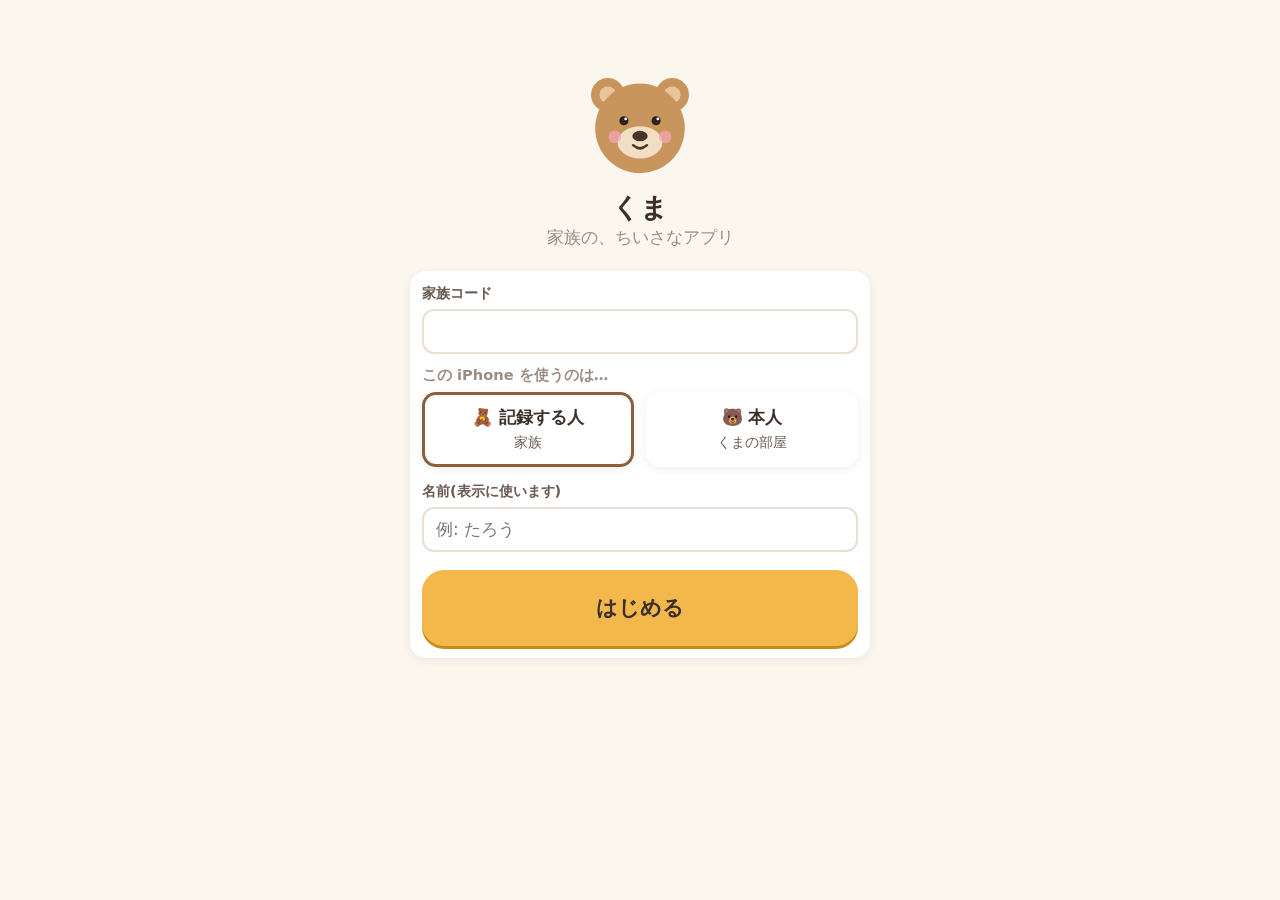
<file: docs/index.html>
<!doctype html>
<html lang="ja">
<head>
  <meta charset="utf-8">
  <meta name="viewport" content="width=device-width, initial-scale=1, viewport-fit=cover, maximum-scale=1">
  <title>くま</title>
  <meta name="description" content="家族の、ちいさなアプリ">
  <meta name="theme-color" content="#FBF6EE">
  <meta name="apple-mobile-web-app-capable" content="yes">
  <meta name="apple-mobile-web-app-status-bar-style" content="default">
  <meta name="apple-mobile-web-app-title" content="くま">
  <meta name="format-detection" content="telephone=no">
  <link rel="manifest" href="manifest.webmanifest">
  <link rel="icon" href="icons/bear.svg" type="image/svg+xml">
  <link rel="apple-touch-icon" href="icons/apple-touch-icon.png">
  <link rel="stylesheet" href="style.css">
</head>
<body>
  <main id="app" class="app" aria-live="polite"></main>
  <div id="overlay"></div>
  <div id="toast"></div>
  <script src="config.js"></script>
  <script src="images/images.js"></script>
  <script src="app.js"></script>
  <script>
    if ('serviceWorker' in navigator) {
      window.addEventListener('load', function () { navigator.serviceWorker.register('sw.js').catch(function () {}); });
    }
  </script>
</body>
</html>
</file>
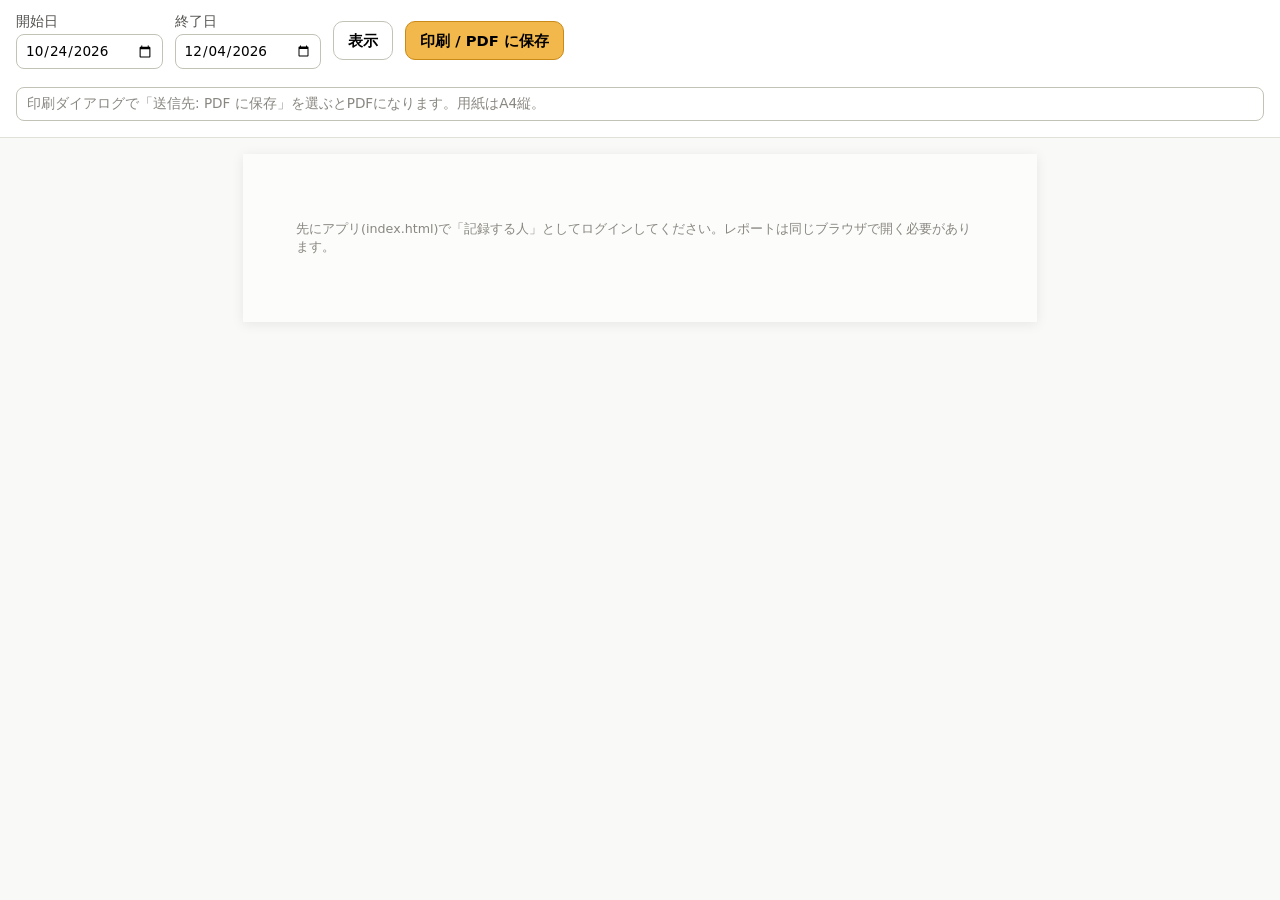
<file: docs/report.html>
<!doctype html>
<html lang="ja">
<head>
  <meta charset="utf-8">
  <meta name="viewport" content="width=device-width, initial-scale=1">
  <title>からだの記録 レポート</title>
  <meta name="description" content="医師に見せるための期間レポート。PCで開いて印刷し、PDFに保存する。">
  <link rel="icon" href="icons/bear.svg" type="image/svg+xml">
  <style>
    /* 印刷前提のレポート。配色は dataviz の参照パレット(ライト)に合わせる。 */
    :root {
      --surface: #fcfcfb; --page: #f9f9f7; --ink: #0b0b0b; --ink-2: #52514e; --muted: #898781;
      --grid: #e1e0d9; --axis: #c3c2b7; --s1: #2a78d6; --s2: #eb6834; --border: rgba(11, 11, 11, 0.10);
    }
    * { box-sizing: border-box; }
    body { margin: 0; font-family: system-ui, -apple-system, "Segoe UI", "Hiragino Sans", "Yu Gothic UI", sans-serif; color: var(--ink); background: var(--page); font-size: 11pt; line-height: 1.45; }
    .controls { background: #fff; border-bottom: 1px solid var(--grid); padding: 12px 16px; display: flex; gap: 12px; align-items: center; flex-wrap: wrap; }
    .controls label { display: flex; flex-direction: column; font-size: 0.85rem; color: var(--ink-2); gap: 2px; }
    .controls input { font: inherit; padding: 6px 8px; border: 1px solid var(--axis); border-radius: 8px; }
    .controls button { font: inherit; padding: 8px 14px; border-radius: 10px; border: 1px solid var(--axis); background: #fff; cursor: pointer; font-weight: 600; }
    .controls button.primary { background: #F2B84B; border-color: #C98A17; }
    .controls .note { font-size: 0.85rem; color: var(--muted); flex-basis: 100%; }
    .page { background: var(--surface); max-width: 210mm; margin: 16px auto; padding: 14mm 14mm; box-shadow: 0 2px 12px rgba(0,0,0,0.08); }
    h1 { font-size: 16pt; margin: 0 0 4px; }
    .meta { color: var(--ink-2); font-size: 9.5pt; margin-bottom: 10px; display: flex; gap: 16px; flex-wrap: wrap; }
    h2 { font-size: 11.5pt; margin: 14px 0 6px; padding-bottom: 3px; border-bottom: 1px solid var(--grid); color: var(--ink); }
    table { width: 100%; border-collapse: collapse; font-size: 9.5pt; }
    th, td { padding: 3px 6px; border-bottom: 1px solid var(--grid); text-align: left; vertical-align: top; }
    th { color: var(--ink-2); font-weight: 600; font-size: 8.5pt; }
    td.num, th.num { text-align: right; font-variant-numeric: tabular-nums; }
    td.c, th.c { text-align: center; }
    .summary th { width: 32%; text-align: left; vertical-align: top; }
    .summary td { font-weight: 600; }
    .summary small { color: var(--ink-2); font-weight: 500; }
    .chart { position: relative; margin: 4px 0 2px; }
    .chart svg { width: 100%; height: auto; display: block; }
    .legend { display: flex; gap: 16px; font-size: 9pt; color: var(--ink-2); margin: 0 0 4px; align-items: center; }
    .legend .key { display: inline-flex; align-items: center; gap: 6px; }
    .legend .sw { width: 18px; height: 0; border-top: 2px solid; display: inline-block; position: relative; }
    .legend .sw::after { content: ""; position: absolute; left: 6px; top: -5px; width: 8px; height: 8px; background: currentColor; border-radius: 50%; }
    .legend .sw.sq::after { border-radius: 1px; }
    .tooltip { position: absolute; pointer-events: none; background: #fff; border: 1px solid var(--axis); border-radius: 6px; padding: 4px 8px; font-size: 9pt; box-shadow: 0 2px 8px rgba(0,0,0,0.1); display: none; white-space: nowrap; }
    .cal { table-layout: fixed; }
    .cal th { text-align: center; }
    .cal td { height: 54px; padding: 2px 4px; border: 1px solid var(--grid); font-size: 8.5pt; }
    .cal .d { color: var(--muted); font-size: 8pt; }
    .cal .sym { font-size: 12pt; line-height: 1; margin-right: 4px; vertical-align: middle; }
    .cal .t { color: var(--ink-2); font-variant-numeric: tabular-nums; }
    .cal .out { background: #f3f3f0; }
    .leg { font-size: 8.5pt; color: var(--ink-2); margin-top: 4px; }
    .memos li { margin: 2px 0; }
    .src { font-size: 9pt; color: var(--ink-2); margin: 0 0 8px; }
    .note { border: 1px solid var(--axis); border-radius: 8px; padding: 6px 10px; margin: 6px 0 4px; font-size: 10pt; }
    .note p { margin: 2px 0 0; }
    table.days { font-size: 8.5pt; }
    table.days th, table.days td { padding: 2px 3px; }
    table.days td small { font-size: 7pt; color: var(--ink-2); margin-left: 1px; }
    table.days th.med { max-width: 4.5em; line-height: 1.2; }
    table.days td small { display: block; }
    .memos .nl { color: var(--ink-2); font-size: 9pt; }
    .empty { color: var(--muted); font-size: 9.5pt; }
    .avoid { break-inside: avoid; }
    .pair { display: grid; grid-template-columns: 1fr 1fr; gap: 14px; margin-top: 8px; }
    .pair > div { min-width: 0; }
    @page { size: A4 portrait; margin: 12mm; }
    @media print {
      body { background: #fff; }
      .controls { display: none; }
      .page { box-shadow: none; margin: 0; padding: 0; max-width: none; }
      .tooltip { display: none !important; }
    }
  </style>
</head>
<body>
  <div class="controls">
    <label>開始日 <input type="date" id="from"></label>
    <label>終了日 <input type="date" id="to"></label>
    <button id="apply">表示</button>
    <button id="print" class="primary">印刷 / PDF に保存</button>
    <span class="note">印刷ダイアログで「送信先: PDF に保存」を選ぶとPDFになります。用紙はA4縦。</span>
  </div>
  <div id="page" class="page"><p class="empty">読み込んでいます…</p></div>
  <script src="config.js"></script>
  <script src="report.js"></script>
</body>
</html>
</file>
<file: docs/style.css>
/* くまの記録 — スタイル
 * 方針: 記録する人の画面は iPhone で一度に多く見えるよう、詰めて小さめに(押す所は 40px 以上)。
 * 本人の画面(くまの部屋)は大きなくまと大きな文字のまま。
 * 入力欄の文字は 16px 以上にする(iPhone で欄を押した時に画面が拡大されないように)。 */

:root {
  --bg: #FBF6EE;
  --card: #FFFFFF;
  --ink: #3B2F2A;
  --ink-2: #6B5B52;
  --muted: #9A8C83;
  --line: #EADFD2;
  --brand: #8B5E3C;
  --brand-soft: #F3E6D8;
  --honey: #F2B84B;
  --honey-dark: #C98A17;
  --honey-soft: #FDF1D6;
  --pink: #F08CA3;
  --pink-soft: #FDE4EA;
  --green: #4FA86B;
  --green-soft: #E3F3E8;
  --blue: #4A86D9;
  --blue-soft: #E4EEFB;
  --red: #D35B5B;
  --shadow: 0 2px 10px rgba(59, 47, 42, 0.08);
  --radius: 16px;
  --tap: 48px;
  font-size: 16px;
}

* { box-sizing: border-box; -webkit-tap-highlight-color: transparent; }
html, body { margin: 0; padding: 0; }
body {
  font-family: system-ui, -apple-system, "Hiragino Sans", "Yu Gothic UI", "Noto Sans JP", sans-serif;
  background: var(--bg);
  color: var(--ink);
  line-height: 1.5;
  min-height: 100vh;
  padding: env(safe-area-inset-top) env(safe-area-inset-right) env(safe-area-inset-bottom) env(safe-area-inset-left);
  -webkit-text-size-adjust: 100%;
  overscroll-behavior-y: none;
}
button, input, select, textarea { font: inherit; color: inherit; }
button { cursor: pointer; border: 0; background: none; padding: 0; }
button:disabled { opacity: 0.45; cursor: default; }
a { color: var(--brand); }
a.btn { text-decoration: none; color: var(--ink); }
a.btn.primary { color: #3B2F2A; }
.card h2 a.link { text-decoration: none; }
h1, h2, h3 { margin: 0; line-height: 1.3; }
p { margin: 0; }
.hidden { display: none !important; }
.sr-only { position: absolute; width: 1px; height: 1px; overflow: hidden; clip: rect(0 0 0 0); }

/* ---------- レイアウト ---------- */
.app { max-width: 520px; margin: 0 auto; padding: 4px 10px 80px; }
.topbar { display: flex; align-items: center; justify-content: space-between; padding: 2px 2px 4px; }
.topbar .date { font-weight: 700; font-size: 1.02rem; }
.topbar .date small { font-weight: 500; color: var(--muted); margin-left: 6px; font-size: 0.85rem; }
.icon-btn { width: 40px; height: 40px; border-radius: 50%; display: grid; place-items: center; color: var(--ink-2); font-size: 1.3rem; }
.icon-btn:active { background: var(--brand-soft); }

.card { background: var(--card); border-radius: var(--radius); box-shadow: var(--shadow); padding: 12px; margin-bottom: 8px; }
.card h2 { font-size: 0.95rem; color: var(--ink-2); margin-bottom: 8px; gap: 8px; display: flex; align-items: center; justify-content: space-between; }
.card h2 .link { font-size: 0.82rem; font-weight: 500; color: var(--brand); }
.card.focus { border: 2px solid var(--honey); box-shadow: 0 4px 18px rgba(242, 184, 75, 0.25); }
.muted { color: var(--muted); }
.small { font-size: 0.86rem; }
.center { text-align: center; }
.row { display: flex; gap: 8px; align-items: center; }
.row.wrap { flex-wrap: wrap; }
.spacer { flex: 1; }
.row > div { min-width: 0; } /* 日付・時刻の入力を2つ並べた時に横にはみ出さない */

/* ---------- ボタン ---------- */
.btn {
  min-height: var(--tap); padding: 10px 16px; border-radius: 14px; font-weight: 700; font-size: 1rem;
  display: inline-flex; align-items: center; justify-content: center; gap: 8px; width: 100%;
  background: var(--brand-soft); color: var(--ink); transition: transform 0.08s ease;
}
.btn:active { transform: scale(0.97); }
.btn.primary { background: var(--honey); color: #3B2F2A; box-shadow: 0 3px 0 var(--honey-dark); }
.btn.primary:active { box-shadow: 0 1px 0 var(--honey-dark); transform: translateY(2px); }
.btn.big { min-height: 76px; font-size: 1.25rem; border-radius: 22px; }
.btn.ghost { background: transparent; color: var(--brand); min-height: 44px; }
.btn.danger { background: #FBE6E6; color: var(--red); }
.btn.done { background: var(--green-soft); color: #2E6E42; }
.btn.outline { background: var(--card); border: 2px solid var(--line); }
.btn .sub { display: block; font-size: 0.85rem; font-weight: 500; color: var(--ink-2); }
.btn-grid { display: grid; grid-template-columns: 1fr 1fr; gap: 12px; }
.btn-grid .btn { flex-direction: column; gap: 2px; min-height: 84px; }
.btn-grid .btn .time { font-size: 1.3rem; font-variant-numeric: tabular-nums; }
.btn-grid .btn .label { font-size: 0.95rem; }
.btn-col { display: grid; gap: 12px; }

/* ---------- くま ---------- */
.mascot { display: flex; gap: 14px; align-items: center; }
.mascot .pic { width: 104px; height: 104px; flex: none; }
img.pic { object-fit: contain; display: block; }
.pic-sm { width: 30px; height: 30px; object-fit: contain; vertical-align: middle; }
.bubble {
  position: relative; background: var(--honey-soft); border-radius: 18px; padding: 12px 14px; flex: 1; font-weight: 600; line-height: 1.45;
}
.bubble::before { content: ""; position: absolute; left: -10px; top: 40px; border: 8px solid transparent; border-right-color: var(--honey-soft); }
.bubble.reaction { background: var(--pink-soft); }
.bubble.reaction::before { border-right-color: var(--pink-soft); }
.bubble .from { display: block; font-size: 0.85rem; color: var(--ink-2); font-weight: 500; margin-bottom: 2px; }
.bubble .dismiss { display: block; margin-top: 8px; font-size: 0.85rem; color: var(--brand); font-weight: 600; }
.bubble .rimg { width: 32px; height: 32px; object-fit: contain; vertical-align: middle; }
.bubble .remoji { font-size: 1.2rem; vertical-align: middle; }
.bear-bob { animation: bob 3s ease-in-out infinite; transform-origin: 50% 90%; }
@keyframes bob { 0%, 100% { transform: translateY(0) rotate(0); } 50% { transform: translateY(-3px) rotate(-2deg); } }
.bear-cheer { animation: cheer 0.7s ease-in-out infinite; transform-origin: 50% 90%; }
@keyframes cheer { 0%, 100% { transform: translateY(0) scale(1); } 50% { transform: translateY(-10px) scale(1.04); } }

/* ---------- 服薬 ---------- */
.med-btn.taken { background: var(--green-soft); color: #2E6E42; }
.med-btn.partial { background: var(--honey-soft); color: #7A5B14; }
.med-btn .check { font-size: 1rem; }
.pill-list { display: flex; flex-wrap: wrap; gap: 8px; margin-top: 10px; }
.pill { background: var(--brand-soft); border-radius: 999px; padding: 4px 10px; font-size: 0.88rem; font-weight: 600; min-height: 32px; display: inline-flex; align-items: center; gap: 6px; }

/* ---------- スタンプカード ---------- */
.stamps { display: grid; grid-template-columns: repeat(7, 1fr); gap: 6px; margin-top: 6px; }
.stamp { display: flex; flex-direction: column; align-items: center; gap: 3px; }
.stamp .dow { font-size: 0.75rem; color: var(--muted); line-height: 1; }
.stamp .box { width: 100%; aspect-ratio: 1; border-radius: 14px; background: var(--bg); display: grid; place-items: center; }
.stamp .box .pic { width: 78%; height: 78%; }
.stamp .box.today { outline: 2px solid var(--honey); }
.stamp .box.rare { background: var(--honey-soft); }
.stamp .dot { width: 8px; height: 8px; border-radius: 50%; background: var(--line); }
.progress { height: 10px; background: var(--brand-soft); border-radius: 999px; overflow: hidden; margin-top: 8px; }
.progress > div { height: 100%; background: var(--honey); border-radius: 999px; transition: width 0.4s ease; }
.stat-row { display: flex; gap: 10px; margin-top: 10px; }
.stat { flex: 1; background: var(--bg); border-radius: 14px; padding: 10px; text-align: center; }
.stat .v { font-size: 1.4rem; font-weight: 800; }
.stat .l { font-size: 0.8rem; color: var(--muted); }

/* ---------- 眠り ---------- */
.sleep-main { font-size: 1.35rem; font-weight: 800; }
.sleep-main small { font-size: 0.88rem; color: var(--ink-2); font-weight: 600; margin-left: 6px; }
.kv { display: grid; grid-template-columns: auto 1fr; gap: 2px 12px; font-size: 0.9rem; margin-top: 4px; }
.kv dt { color: var(--muted); }
.kv dd { margin: 0; font-weight: 600; }
details.series { margin-top: 6px; font-size: 0.82rem; color: var(--ink-2); }
details.series summary { color: var(--brand); font-weight: 600; cursor: pointer; min-height: 32px; display: flex; align-items: center; }
details.series div { margin-top: 4px; line-height: 1.6; }
details.series b { margin-right: 6px; }
details.series span { display: inline-block; margin-right: 8px; font-variant-numeric: tabular-nums; white-space: nowrap; }

/* ---------- 下部の固定ボタン ---------- */
.fab-bar {
  position: fixed; left: 0; right: 0; bottom: 0; padding: 10px 16px calc(12px + env(safe-area-inset-bottom));
  background: linear-gradient(to top, var(--bg) 70%, rgba(251, 246, 238, 0)); display: flex; gap: 10px; justify-content: center;
}
.fab-bar .inner { max-width: 520px; width: 100%; display: flex; gap: 10px; }
.fab-bar .btn { flex: 1; }

/* ---------- タブ(サポーター用) ---------- */
.tabs { display: flex; gap: 4px; background: var(--brand-soft); border-radius: 14px; padding: 3px; margin-bottom: 8px; }
.tabs button { flex: 1; min-height: 38px; border-radius: 11px; font-weight: 700; color: var(--ink-2); }
.tabs button.active { background: var(--card); color: var(--ink); box-shadow: var(--shadow); }

/* ---------- 表 ---------- */
.card.grid-card { padding: 10px 6px; }
.card.grid-card h2, .card.grid-card .date-nav, .card.grid-card .legend { margin-left: 4px; margin-right: 4px; }
table.grid { width: 100%; border-collapse: collapse; table-layout: fixed; font-size: 0.8rem; font-variant-numeric: tabular-nums; }
table.grid col.lbl { width: 5.6em; }
table.grid th, table.grid td { padding: 4px 0; border-bottom: 1px solid var(--line); text-align: center; line-height: 1.2; word-break: break-all; cursor: pointer; }
table.grid thead th { color: var(--ink-2); font-weight: 700; font-size: 0.78rem; padding: 2px 0 4px; }
table.grid thead th small { display: block; font-size: 0.68rem; font-weight: 500; color: var(--muted); }
table.grid th.sun, table.grid th.sun small { color: var(--red); }
table.grid th.sat, table.grid th.sat small { color: var(--blue); }
table.grid .lbl { text-align: left; color: var(--ink-2); font-weight: 600; padding-left: 4px; white-space: nowrap; overflow: hidden; text-overflow: ellipsis; word-break: normal; cursor: default; }
table.grid tr.cat th { background: var(--bg); color: var(--ink-2); font-size: 0.75rem; font-weight: 700; text-align: left; padding: 3px 6px; cursor: default; }
table.grid .today { background: var(--honey-soft); }
table.grid tr.cat th.today { background: var(--bg); }
table.grid .miss { color: var(--muted); opacity: 0.6; }
table.grid tr.count td { font-weight: 700; }
table.grid tr.count td small { font-size: 0.62rem; font-weight: 500; color: var(--muted); }
table.grid tr.count td.full { color: #2E6E42; }
table.grid tr.count td.full:not(.today) { background: var(--green-soft); }
table.grid td:active { background: var(--brand-soft); }
details.legend { margin-top: 8px; font-size: 0.8rem; color: var(--ink-2); }
details.legend summary { color: var(--brand); font-weight: 600; cursor: pointer; min-height: 32px; display: flex; align-items: center; }
details.legend ul { margin: 4px 0 0; padding-left: 1.1em; display: grid; gap: 3px; }
.day-notes { padding: 6px 0; border-bottom: 1px solid var(--line); cursor: pointer; }
.day-notes:last-child { border-bottom: 0; padding-bottom: 0; }
.day-notes:first-of-type { padding-top: 0; }
.day-notes .d { font-weight: 700; font-size: 0.86rem; margin-bottom: 2px; }
.day-notes ul { list-style: none; margin: 0; padding: 0; display: grid; gap: 2px; font-size: 0.88rem; }
.day-notes b { color: var(--ink-2); font-size: 0.78rem; margin-right: 6px; }
.sym { font-size: 1.1rem; }
.chip { display: inline-block; border-radius: 999px; padding: 2px 8px; font-size: 0.8rem; background: var(--bg); color: var(--ink-2); }

/* ---------- フォーム ---------- */
label.field { display: block; margin-bottom: 10px; }
label.field span { display: block; font-size: 0.85rem; color: var(--ink-2); margin-bottom: 4px; font-weight: 600; }
input[type=text], input[type=password], input[type=url], input[type=date], input[type=time], input[type=number], textarea, select {
  width: 100%; min-height: 44px; border: 2px solid var(--line); border-radius: 12px; padding: 8px 12px; background: var(--card); font-size: 1rem;
}
input:focus, textarea:focus, select:focus { outline: none; border-color: var(--honey); }
textarea { min-height: 96px; resize: vertical; }
.help { font-size: 0.8rem; color: var(--muted); margin-top: 4px; line-height: 1.45; }
.error { color: var(--red); font-weight: 600; margin-top: 8px; }

/* ---------- 全画面ウィザード ---------- */
.wizard {
  position: fixed; inset: 0; background: var(--bg); z-index: 50; display: flex; flex-direction: column;
  padding: calc(12px + env(safe-area-inset-top)) 16px calc(16px + env(safe-area-inset-bottom));
  animation: fadein 0.2s ease;
}
@keyframes fadein { from { opacity: 0; } to { opacity: 1; } }
.wizard .head { display: flex; align-items: center; justify-content: space-between; min-height: 44px; }
.wizard .dots { display: flex; gap: 6px; }
.wizard .dots span { width: 10px; height: 10px; border-radius: 50%; background: var(--line); }
.wizard .dots span.on { background: var(--honey); }
.wizard .dots span.done { background: var(--brand); }
.wizard .body { flex: 1; display: flex; flex-direction: column; justify-content: center; gap: 18px; max-width: 520px; width: 100%; margin: 0 auto; }
.wizard .q { font-size: 1.7rem; font-weight: 800; text-align: center; line-height: 1.3; }
.wizard .q small { display: block; font-size: 1rem; color: var(--ink-2); font-weight: 500; margin-top: 6px; }
.scale { display: grid; grid-template-columns: repeat(6, 1fr); gap: 10px; }
.scale .n {
  min-height: 68px; border-radius: 16px; background: var(--card); box-shadow: var(--shadow); font-size: 1.5rem; font-weight: 800;
  display: grid; place-items: center; border: 3px solid transparent;
}
.scale .n:active { transform: scale(0.95); }
.scale .n.sel { border-color: var(--brand); }
.scale .n[data-v="0"] { background: #FFFFFF; }
.scale .n.lv1 { background: #FFF5E6; } .scale .n.lv2 { background: #FFE8CC; } .scale .n.lv3 { background: #FFD6AD; } .scale .n.lv4 { background: #FFC08A; } .scale .n.lv5 { background: #FFA866; }
.scale-labels { display: flex; justify-content: space-between; font-size: 0.9rem; color: var(--ink-2); padding: 0 4px; }
.choice { display: grid; gap: 14px; }
.choice .btn { min-height: 84px; font-size: 1.3rem; background: var(--card); box-shadow: var(--shadow); }
.choice .btn.sel { border: 3px solid var(--brand); }
.wizard .foot { display: flex; justify-content: space-between; align-items: center; min-height: 48px; max-width: 520px; width: 100%; margin: 0 auto; }

/* 完了画面 */
.done-screen { text-align: center; }
.done-screen .big-bear .pic { width: 180px; height: 180px; margin: 0 auto; }
.done-screen h2 { font-size: 1.8rem; margin: 10px 0 6px; }
.done-screen .msg { font-size: 1.15rem; font-weight: 600; color: var(--ink-2); min-height: 3em; }
.done-screen .secs { display: inline-block; margin-top: 10px; background: var(--card); border-radius: 999px; padding: 6px 14px; font-weight: 700; }
.summary-chips { display: flex; flex-wrap: wrap; gap: 8px; justify-content: center; margin-top: 14px; }
.summary-chips .pill { background: var(--card); box-shadow: var(--shadow); }
.rare-badge { display: inline-block; background: var(--honey); color: #3B2F2A; border-radius: 999px; padding: 6px 14px; font-weight: 800; margin-top: 10px; animation: pop 0.5s ease; }
@keyframes pop { 0% { transform: scale(0.5); } 70% { transform: scale(1.1); } 100% { transform: scale(1); } }

/* ---------- 下から出るシート ---------- */
.sheet-bg { position: fixed; inset: 0; background: rgba(59, 47, 42, 0.35); z-index: 60; display: flex; align-items: flex-end; justify-content: center; animation: fadein 0.15s ease; }
.sheet {
  background: var(--card); border-radius: 20px 20px 0 0; padding: 14px 14px calc(16px + env(safe-area-inset-bottom)); width: 100%; max-width: 560px;
  max-height: 90vh; overflow: auto; animation: slideup 0.2s ease;
}
@keyframes slideup { from { transform: translateY(40px); } to { transform: translateY(0); } }
.sheet h3 { font-size: 1.08rem; margin-bottom: 10px; }
.sheet .actions { display: grid; gap: 8px; margin-top: 12px; }
.sheet .actions.two { grid-template-columns: 1fr 1fr; }
.check-list { display: grid; gap: 8px; }
.check-list label { display: flex; align-items: center; gap: 12px; min-height: 52px; padding: 8px 12px; background: var(--bg); border-radius: 14px; font-weight: 600; }
.check-list input { width: 26px; height: 26px; min-height: 0; }

/* ---------- 手順のリスト(ヘルスケア連携) ---------- */
ol.steps { margin: 0; padding-left: 1.4em; display: grid; gap: 16px; }
ol.steps > li > b { display: block; margin-bottom: 6px; }
ol.steps .help { display: block; margin: 0 0 8px; }
ol.steps form { margin-top: 4px; }
.kv.consent { grid-template-columns: 6.5em 1fr; gap: 8px 10px; margin: 0 0 10px; }
.kv.consent dd { font-weight: 500; }

/* ---------- トースト ---------- */
.toast {
  position: fixed; left: 50%; bottom: calc(96px + env(safe-area-inset-bottom)); transform: translateX(-50%); background: var(--ink); color: #fff;
  padding: 12px 18px; border-radius: 22px; font-weight: 600; z-index: 70; box-shadow: 0 6px 20px rgba(0,0,0,0.2); display: flex; gap: 14px; align-items: center;
  width: max-content; max-width: calc(100% - 32px); animation: fadein 0.2s ease;
}
.toast > span { flex: 1; min-width: 0; }
.toast button { color: var(--honey); font-weight: 700; min-height: 32px; white-space: nowrap; flex: none; }
.sync-badge { font-size: 0.8rem; color: var(--muted); }
.sync-badge.pending { color: var(--honey-dark); }

/* ---------- 紙吹雪 ---------- */
canvas.confetti { position: fixed; inset: 0; pointer-events: none; z-index: 55; }

/* ---------- リアクション ---------- */
.react-grid { display: grid; grid-template-columns: repeat(auto-fill, minmax(76px, 1fr)); gap: 10px; }
.react-grid .btn { flex-direction: column; min-height: 76px; gap: 2px; padding: 8px 6px; }
.react-grid .btn .rimg { width: 40px; height: 40px; object-fit: contain; }
.react-grid .btn .remoji { font-size: 1.6rem; line-height: 1.2; }
.react-grid .btn small { font-size: 0.75rem; font-weight: 600; color: var(--ink-2); }
.react-log { margin-top: 10px; font-size: 0.9rem; color: var(--ink-2); }
/* 設定タブの「画像とリアクション」一覧 */
.img-grid { display: grid; grid-template-columns: repeat(auto-fill, minmax(76px, 1fr)); gap: 8px; }
.img-grid .cell { display: flex; flex-direction: column; align-items: center; gap: 4px; background: var(--bg); border-radius: 12px; padding: 8px 4px; font-size: 0.72rem; color: var(--ink-2); text-align: center; word-break: break-all; line-height: 1.25; }
.img-grid .cell.bad { outline: 2px solid var(--red); }
.img-grid .cell.bad > span:last-child::after { content: " ✕"; color: var(--red); font-weight: 700; }
.img-grid .pic, .img-grid .rimg { width: 48px; height: 48px; object-fit: contain; }
.img-grid .remoji { font-size: 1.7rem; line-height: 48px; height: 48px; }
.img-grid .remoji .pic-sm { width: 48px; height: 48px; }

/* ---------- ログイン ---------- */
.login { max-width: 460px; margin: 30px auto; }
.login .hero { text-align: center; margin-bottom: 20px; }
.login .hero .pic { width: 140px; height: 140px; margin: 0 auto; }
.login .hero h1 { font-size: 1.6rem; }
.role-grid { display: grid; grid-template-columns: 1fr 1fr; gap: 12px; margin-bottom: 14px; }
.role-grid .btn { min-height: 72px; flex-direction: column; gap: 2px; background: var(--card); box-shadow: var(--shadow); }
.role-grid .btn.sel { border: 3px solid var(--brand); }

/* ---------- 観察の記録(記録する人) ---------- */
.obs-field { margin-bottom: 10px; }
.obs-field:last-child { margin-bottom: 0; }
.obs-label { font-size: 0.82rem; color: var(--ink-2); font-weight: 600; margin-bottom: 3px; }
.chips { display: flex; flex-wrap: wrap; gap: 6px; }
.chip-btn { min-height: 40px; padding: 5px 11px; border-radius: 12px; background: var(--bg); border: 2px solid var(--line); font-weight: 700; font-size: 0.92rem; color: var(--ink); line-height: 1.25; }
.chip-btn.sel { background: var(--honey-soft); border-color: var(--honey-dark); }
.chip-btn:active { transform: scale(0.97); }
.stepper { display: flex; align-items: center; gap: 14px; }
.stepper b { min-width: 3.5em; text-align: center; font-size: 1.1rem; }
.stepper .chip-btn { width: 52px; font-size: 1.3rem; padding: 0; }
.inline-time { display: flex; align-items: center; gap: 10px; margin-top: 8px; font-size: 0.85rem; color: var(--ink-2); }
.inline-time input { max-width: 150px; min-height: 44px; }
.progress-line { color: var(--ink-2); margin: -2px 0 6px; text-align: center; line-height: 1.4; }
/* 薬のボタン: 長押しで時刻を入れるので、iPhone の長押しメニューや文字選択を出さない */
.chip-btn.med { -webkit-touch-callout: none; -webkit-user-select: none; user-select: none; touch-action: manipulation; }
.chip-btn.med small { display: block; font-size: 0.75rem; font-weight: 600; color: var(--ink-2); line-height: 1.2; }
.chip-btn.snack { border-style: dashed; }
.chip-btn.snack.sel { border-style: solid; }
.pill .pill-x { margin-left: 4px; min-width: 28px; min-height: 28px; border-radius: 50%; color: var(--ink-2); font-size: 1rem; }
/* 他の薬(頓服など): 名前の欄と「他の薬を飲んだ」を 1 行に。前に使った名前と、記録(押すと直せる)はその下 */
.prn-row input[type=text] { flex: 1; min-width: 0; min-height: 40px; padding: 6px 10px; }
.prn-row .chip-btn { flex: none; }
.prn-recent, .prn-items { margin-top: 6px; }
/* 名前の候補: 名前を押すと欄に入る。右の × で候補から消す */
.name-chip { display: inline-flex; align-items: stretch; border: 2px solid var(--line); border-radius: 12px; background: var(--bg); overflow: hidden; }
.name-chip.sel { background: var(--honey-soft); border-color: var(--honey-dark); }
.name-chip .nc-name { min-height: 34px; padding: 3px 6px 3px 10px; font-size: 0.85rem; font-weight: 600; }
.name-chip .nc-x { min-width: 34px; padding: 0 8px; color: var(--muted); font-size: 0.95rem; border-left: 1px solid var(--line); }
.pill .pill-t { -webkit-touch-callout: none; -webkit-user-select: none; user-select: none; touch-action: manipulation; }
/* 備考欄の下: ほかの日に書いた備考(1 行ずつ。押すと全文) */
.note-ex { margin: 4px 0 0; padding: 2px 0 2px 8px; border-left: 3px solid var(--line); font-size: 0.75rem; color: var(--muted); line-height: 1.4; cursor: pointer; }
.note-ex .h { font-weight: 600; }
.note-ex .i { white-space: nowrap; overflow: hidden; text-overflow: ellipsis; }
.note-ex.open .i { white-space: normal; }
.note-ex .d { display: inline-block; min-width: 2.9em; margin-right: 4px; font-variant-numeric: tabular-nums; }
.note-ex .tm { margin-right: 6px; font-variant-numeric: tabular-nums; }
/* 気になったこと: メモを押す(長押しでも)と、文と時刻を直せる */
.memo-item { flex: 1; min-width: 0; display: flex; gap: 8px; align-items: baseline; text-align: left; min-height: 32px;
  -webkit-touch-callout: none; -webkit-user-select: none; user-select: none; touch-action: manipulation; }
.memo-item .memo-text { flex: 1; min-width: 0; white-space: pre-wrap; word-break: break-word; text-decoration: underline dotted var(--muted); text-underline-offset: 3px; }
.pill .pill-t { min-height: 28px; font-weight: 600; text-align: left; text-decoration: underline dotted var(--muted); text-underline-offset: 3px; }
/* カテゴリーごとの備考(1 行から始めて、書いた分だけ伸びる) */
label.note-field { display: flex; gap: 8px; align-items: flex-start; margin-top: 8px; }
label.note-field > span { flex: none; font-size: 0.78rem; color: var(--muted); font-weight: 600; padding-top: 11px; min-width: 2.4em; }
textarea.note { flex: 1; min-height: 42px; padding: 8px 10px; font-size: 1rem; line-height: 1.45; resize: none; overflow: hidden; }
/* 記録: 日付の行(真ん中を押すとカレンダー) */
.date-nav { margin-bottom: 6px; gap: 6px; }
.btn.nav-btn { width: auto; min-height: 40px; padding: 4px 14px; border-radius: 12px; }
.date-btn { min-height: 40px; border-radius: 12px; border: 2px solid var(--line); background: var(--card); display: flex; align-items: center; justify-content: center; gap: 6px; padding: 4px 8px; }
.date-btn .cal-ico { font-size: 0.95rem; }
.date-btn:active { background: var(--brand-soft); }
/* カレンダー */
.cal-head { display: flex; align-items: center; justify-content: space-between; margin-bottom: 6px; }
.cal-head b { font-size: 1.05rem; }
.cal-head .icon-btn { border: 2px solid var(--line); font-size: 1rem; }
.cal-grid { display: grid; grid-template-columns: repeat(7, 1fr); gap: 4px; }
.cal-w { text-align: center; font-size: 0.75rem; color: var(--muted); padding: 2px 0; }
.cal-d { position: relative; height: 44px; border-radius: 10px; background: var(--bg); font-weight: 700; font-variant-numeric: tabular-nums; padding-bottom: 6px; }
.cal-d i, .cal-legend i { position: absolute; left: 50%; bottom: 6px; width: 7px; height: 7px; margin-left: -3.5px; border-radius: 50%; border: 1.5px solid var(--brand); }
.cal-d i.full, .cal-legend i.full { background: var(--brand); }
.cal-d.today { box-shadow: inset 0 0 0 2px var(--honey); }
.cal-d.sel { background: var(--honey); color: #3B2F2A; }
.cal-w.sun, .cal-d.sun { color: var(--red); }
.cal-w.sat, .cal-d.sat { color: var(--blue); }
.cal-d.sel.sun, .cal-d.sel.sat { color: #3B2F2A; }
.cal-d:disabled { background: transparent; opacity: 0.35; }
.cal-legend { display: flex; align-items: center; gap: 4px; flex-wrap: wrap; margin-top: 8px; }
.cal-legend i { position: static; margin: 0 2px 0 6px; display: inline-block; }
/* 時刻(4 桁の数字) */
input.hm { font-variant-numeric: tabular-nums; letter-spacing: 0.08em; font-size: 1.1rem; }
/* 設定: 記録画面の並び順 */
ol.order-list { list-style: none; margin: 0; padding: 0; display: grid; gap: 6px; counter-reset: ord; }
ol.order-list li { display: flex; align-items: center; gap: 6px; background: var(--bg); border-radius: 12px; padding: 4px 6px 4px 12px; font-weight: 600; counter-increment: ord; }
ol.order-list li::before { content: counter(ord) "."; color: var(--muted); font-weight: 600; min-width: 1.4em; }
ol.order-list .icon-btn { border: 2px solid var(--line); background: var(--card); font-size: 1.1rem; }
ol.order-list .icon-btn:disabled { opacity: 0.3; }

/* ---------- 本人の画面(くまの部屋) ---------- */
.card.room { display: flex; flex-direction: column; align-items: center; gap: 18px; padding: 26px 18px 22px; text-align: center; }
.card.room .pic { width: 200px; height: 200px; }
.bear-btn { display: block; border-radius: 50%; }
.bear-btn.bear-pat .pic { animation: pat 0.5s ease; }
@keyframes pat { 0% { transform: scale(1); } 40% { transform: scale(1.08) rotate(-3deg); } 100% { transform: scale(1); } }
.card.room .bubble { width: 100%; font-size: 1.1rem; text-align: left; }
.card.room .bubble::before { left: 50%; top: -16px; margin-left: -8px; border-right-color: transparent; border-bottom-color: var(--honey-soft); }
.card.room .bubble.reaction::before { border-right-color: transparent; border-bottom-color: var(--pink-soft); }

/* ---------- くまタブ(ひとこと・画像) ---------- */
.sent-list { list-style: none; margin: 14px 0 0; padding: 0; display: grid; gap: 8px; }
.sent-list li { display: flex; align-items: center; gap: 10px; background: var(--bg); border-radius: 12px; padding: 8px 10px; font-size: 0.92rem; }
.sent-list .rimg { width: 32px; height: 32px; object-fit: contain; }
.sent-list .remoji { font-size: 1.4rem; }
button.cell { border: 2px solid transparent; min-height: 84px; }
.img-grid .cell.sel { border-color: var(--honey-dark); background: var(--honey-soft); }
.img-grid .cell.add { color: var(--brand); }
.upload-btn { position: relative; overflow: hidden; }
.upload-btn input { position: absolute; inset: 0; opacity: 0; width: 100%; height: 100%; cursor: pointer; }
.react-preview { display: flex; align-items: center; gap: 12px; background: var(--pink-soft); border-radius: 14px; padding: 10px 14px; margin-bottom: 12px; }
.react-preview .rimg { width: 44px; height: 44px; object-fit: contain; }
.react-preview .remoji { font-size: 1.8rem; }
.pic.big-preview { width: 180px; height: 180px; margin: 0 auto; }

@media (prefers-reduced-motion: reduce) {
  .bear-bob, .bear-cheer, .rare-badge, .bear-btn.bear-pat .pic { animation: none; }
  .wizard, .sheet, .sheet-bg, .toast { animation: none; }
}
@media (min-width: 600px) {
  :root { font-size: 17px; }
  .app { padding: 20px 16px 80px; }
}
/* 寝る前の薬が 18 時より前の時の確認と「早く休んだ日」 */
.early-ask { margin-top: 8px; padding: 8px 10px; background: var(--honey-soft); border-radius: 12px; font-size: 0.88rem; line-height: 1.45; }
.early-ask .chips { margin-top: 6px; }
.early-note { margin: 6px 0 8px; padding: 6px 10px; background: var(--blue-soft); border-radius: 12px; font-size: 0.85rem; line-height: 1.45; color: var(--ink-2); }
/* 天気と気圧(記録の画面のいちばん上。押すと 3 時間ごとの値) */
details.wx { background: var(--card); border-radius: var(--radius); box-shadow: var(--shadow); margin-bottom: 8px; font-size: 0.86rem; color: var(--ink-2); }
details.wx summary { list-style: none; cursor: pointer; display: flex; flex-wrap: wrap; align-items: center; gap: 2px 12px; padding: 6px 12px; min-height: 40px; }
details.wx summary::-webkit-details-marker { display: none; }
details.wx summary::after { content: '▾'; margin-left: auto; color: var(--muted); }
details.wx[open] summary::after { content: '▴'; }
details.wx b { color: var(--ink); font-variant-numeric: tabular-nums; }
.wx-main span { margin-right: 4px; }
.wx-p small { color: var(--muted); margin-left: 2px; }
.wx-more { padding: 0 12px 10px; line-height: 1.5; }
.wx-hours { display: grid; grid-template-columns: repeat(auto-fill, minmax(7.6em, 1fr)); gap: 2px 10px; font-variant-numeric: tabular-nums; margin: 4px 0; }
.wx-hours span { white-space: nowrap; }
/* あしたの気圧の予報(記録する人の画面だけ)。大きく下がる見込みの日は、はちみつ色の印 */
details.wx.next { margin-top: -2px; }
details.wx.next .wx-when { flex-basis: 100%; font-size: 0.78rem; font-weight: 700; color: var(--muted); margin-bottom: -2px; }
details.wx.next.big { box-shadow: var(--shadow), inset 4px 0 0 var(--honey); }
.wx-badge { display: inline-block; background: var(--honey-soft); color: var(--ink); border-radius: 999px; padding: 1px 10px; font-size: 0.78rem; font-weight: 700; }
/* StrivePD のスクショ: 日曜日の案内(本人と記録する人)、一覧の週ごとの枚数、画像 */
.card.strive-ask { box-shadow: var(--shadow), inset 4px 0 0 var(--honey); }
.card.strive-ask p { line-height: 1.55; margin-bottom: 10px; }
.card.strive-ask .btn { width: 100%; }
.card.strive-ask.pat { padding: 18px 16px; }
.card.strive-ask.pat h2 { font-size: 1.05rem; color: var(--ink); }
.card.strive-ask.pat > p { font-size: 1.02rem; }
.card.strive-ask.pat .btn + .btn { margin-top: 10px; }
.strive-count { font-weight: 600; }
.strive-count b { font-size: 1.25rem; font-variant-numeric: tabular-nums; }
.strive-prog { background: var(--honey-soft); border-radius: 12px; padding: 12px; font-weight: 700; text-align: center; }
.strive-prog small { font-weight: 500; color: var(--ink-2); }
.chip.ok { background: var(--green-soft); color: #2E6E42; }
ul.strive-weeks { list-style: none; margin: 0 0 10px; padding: 0; display: grid; gap: 6px; }
.strive-week { display: flex; align-items: center; gap: 8px; width: 100%; min-height: 44px; background: var(--bg); border-radius: 12px; padding: 6px 12px; font-size: 0.92rem; text-align: left; }
.strive-week b { font-variant-numeric: tabular-nums; }
.shot-grid { display: grid; grid-template-columns: repeat(4, minmax(0, 1fr)); gap: 8px; }
.shot-cell { display: flex; flex-direction: column; align-items: center; gap: 2px; background: var(--bg); border-radius: 10px; padding: 4px; min-height: 96px; justify-content: center; font-size: 0.75rem; color: var(--ink-2); }
.shot-cell img { width: 100%; aspect-ratio: 9 / 19.5; object-fit: cover; object-position: top; border-radius: 6px; border: 1px solid var(--line); background: #fff; }
.shot-big { margin: -4px -4px 10px; text-align: center; }
.shot-big img { max-width: 100%; max-height: 72vh; border-radius: 10px; border: 1px solid var(--line); background: #fff; }
.thanks-preview { margin-top: 4px; }
.thanks-preview .bubble { margin-top: 4px; }
.thanks-preview .bubble::before { display: none; }
/* 起きた時刻・布団に入った時刻を入れていない日の代わり(iPhone の睡眠の時刻) */
table.grid .auto { color: var(--muted); font-style: italic; }
.help.auto-hint b { color: var(--ink-2); }
</file>
